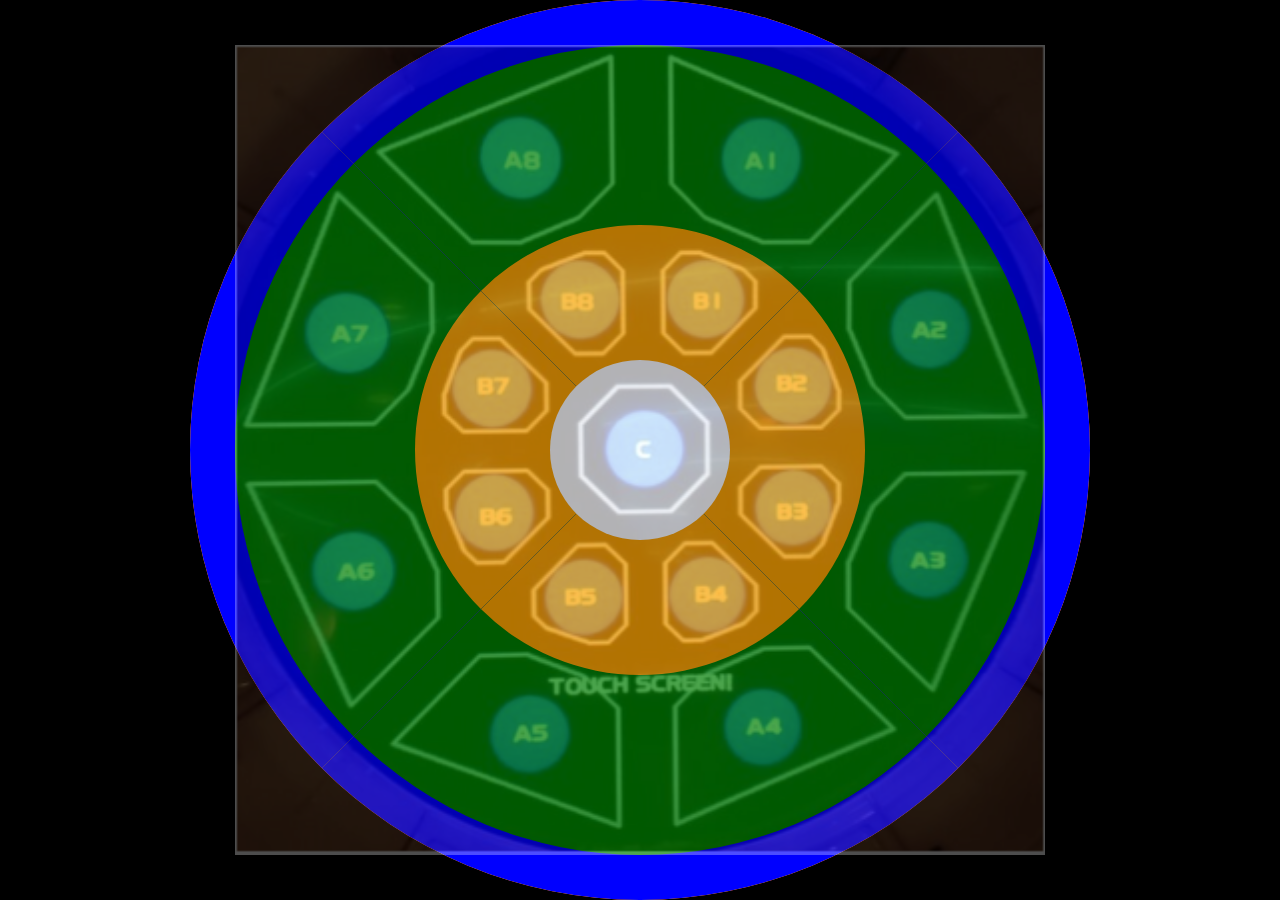
<file: ma/index.html>
<!DOCTYPE html>
<html lang="en">
    <head>
        <meta charset="UTF-8" />
        <meta name="apple-mobile-web-app-capable" content="yes" />
        <meta
        name="viewport"
        content="width=device-width, initial-scale=1.0, user-scalable=no"
        />
        <meta http-equiv="X-UA-Compatible" content="ie=edge" />
        <title>Maimai - Webcon</title>
        <link rel="stylesheet" href="style.css" />
    </head>
    <body id="bt-body">
        <div id="bigsquare">
            <img src="./cab.png">
            <div id="G" class="c"></div>
            <div id="q-grid">
                <div class="q q1">
                    <div class="s s1">
                        <div class="am">
                            <div id="N" class="oCircle"></div>
                            <div id="6" class="ACircle"></div>
                            <div id="E" class="BCircle"></div>
                        </div>
                    </div>
                    <div class="s s2">
                        <div class="am">
                            <div id="O" class="oCircle"></div>
                            <div id="7" class="ACircle"></div>
                            <div id="F" class="BCircle"></div>
                        </div>
                    </div>
                </div>
                <div class="q q2">
                    <div class="s s3">
                        <div class="am am2">
                            <div id="H" class="oCircle"></div>
                            <div id="0" class="ACircle"></div>
                            <div id="8" class="BCircle"></div>
                        </div>
                    </div>
                    <div class="s s4">
                        <div class="am am2">
                            <div id="I" class="oCircle"></div>
                            <div id="1" class="ACircle"></div>
                            <div id="9" class="BCircle"></div>
                        </div>
                    </div>
                </div>
                <div class="q q3">
                    <div class="s s5">
                        <div class="am am3">
                            <div id="L" class="oCircle"></div>
                            <div id="4" class="ACircle"></div>
                            <div id="C" class="BCircle"></div>
                        </div>
                    </div>
                    <div class="s s6">
                        <div class="am am3">
                            <div id="M" class="oCircle"></div>
                            <div id="5" class="ACircle"></div>
                            <div id="D" class="BCircle"></div>
                        </div>
                    </div>
                </div>
                <div class="q q4">
                    <div class="s s7">
                        <div class="am am4">
                            <div id="J" class="oCircle"></div>
                            <div id="2" class="ACircle"></div>
                            <div id="A" class="BCircle"></div>
                        </div>
                    </div>
                    <div class="s s8">
                        <div class="am am4">
                            <div id="K" class="oCircle"></div>
                            <div id="3" class="ACircle"></div>
                            <div id="B" class="BCircle"></div>
                        </div>
                    </div>
                </div>
            </div>
        </div>
        <script src="wshandler.js"></script>
        <script src="script.js"></script>
    </body>
</html>
</file>
<file: ma/style.css>
body,
html {
  overflow: hidden;
  background: #000;
  position: fixed;
  height: 100vh;
  width: 100vw;
}

* {
  user-select: none;
  -moz-user-select: none;
  -webkit-touch-callout: none;
  -webkit-user-select: none;
}

body {
  margin: 0;
}

#bt-body{
  display: flex;
  align-items: center;
  justify-content: center;
  flex-direction: column;
}

#bigsquare {
  background: black;
  display: block;
  position: relative;
}

.c {
  display: block;
  position: absolute;
  top: 40%;
  left: 40%;
  width: 20%;
  height: 20%;
  border-radius: 50%;
  background: white;
  z-index: 1000;
}

#q-grid{
  display: grid;
  position: absolute;
  top: 0px;
  left: 0px;
  width: 100%;
  height: 100%;
  border-radius: 50%;
  background: red;
  z-index: 0;
  grid-template-columns: auto auto;
  grid-template-rows: auto auto;
}

.q1{border-radius: 100% 0 0 0;}
.q2{border-radius: 0 100% 0 0;}
.q3{border-radius: 0 0 0 100%;}
.q4{border-radius: 0 0 100% 0;}

.q{
  overflow: hidden;
  position: relative;
}

.s{
  height: 100%;
  width: 100%;
  position: absolute;
  top: 0px;
  left: 0px;
  background: grey;
  overflow: hidden;
}

.s1, .s3, .s5, .s7{
  transform: rotate(-45deg);
}

.s2, .s4, .s6, .s8{
  transform: rotate(45deg);
}

.s1,.s2 {transform-origin: bottom right;}
.s3,.s4 {transform-origin: bottom left;}
.s5,.s6 {transform-origin: top right;}
.s7,.s8 {transform-origin: top left;}

.am{
  position: absolute;
  width: 200%;
  height: 200%;
}

.am2{right: 0%;}
.am3{bottom: 0%;}
.am4{right: 0%; bottom: 0%;}


.oCircle{
  display: block;
  position: absolute;
  top: 0%;
  left: 0%;
  width: 100%;
  height: 100%;
  border-radius: 50%;
  background: blue;
  z-index: 10;
}

.ACircle{
  display: block;
  position: absolute;
  top: 5%;
  left: 5%;
  width: 90%;
  height: 90%;
  border-radius: 50%;
  background: green;
  z-index: 20;
}

.BCircle{
  display: block;
  position: absolute;
  top: 25%;
  left: 25%;
  width: 50%;
  height: 50%;
  border-radius: 50%;
  background: orange;
  z-index: 30;
}

.oCircle.active, .ACircle.active, .BCircle.active, .c.active{
  background: purple;
}

img{
  display: block;
  position: absolute;
  top: 5%;
  left: 5%;
  width: 90%;
  height: 90%;
  z-index: 2000;
  opacity: 0.3;
  -moz-opacity: 0.3;
  -webkit-opacity: 0.3;
}
</file>
